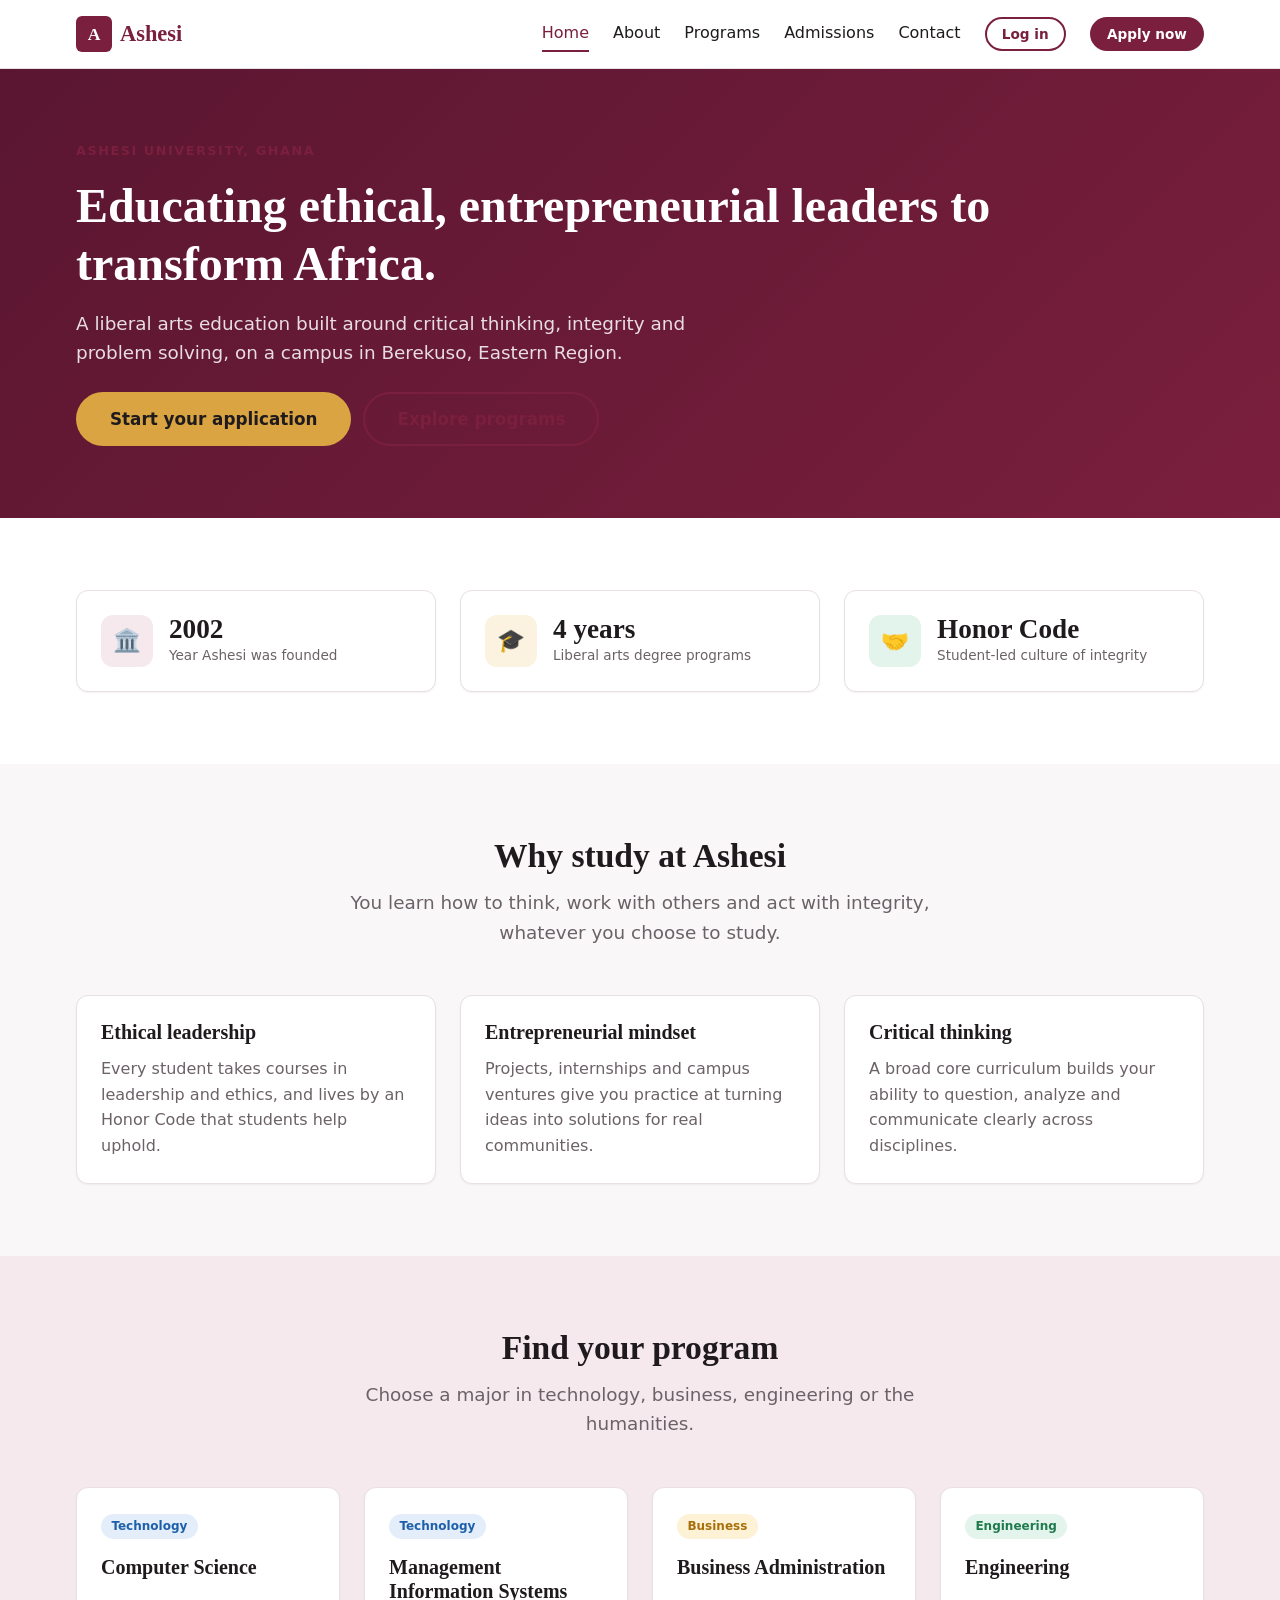
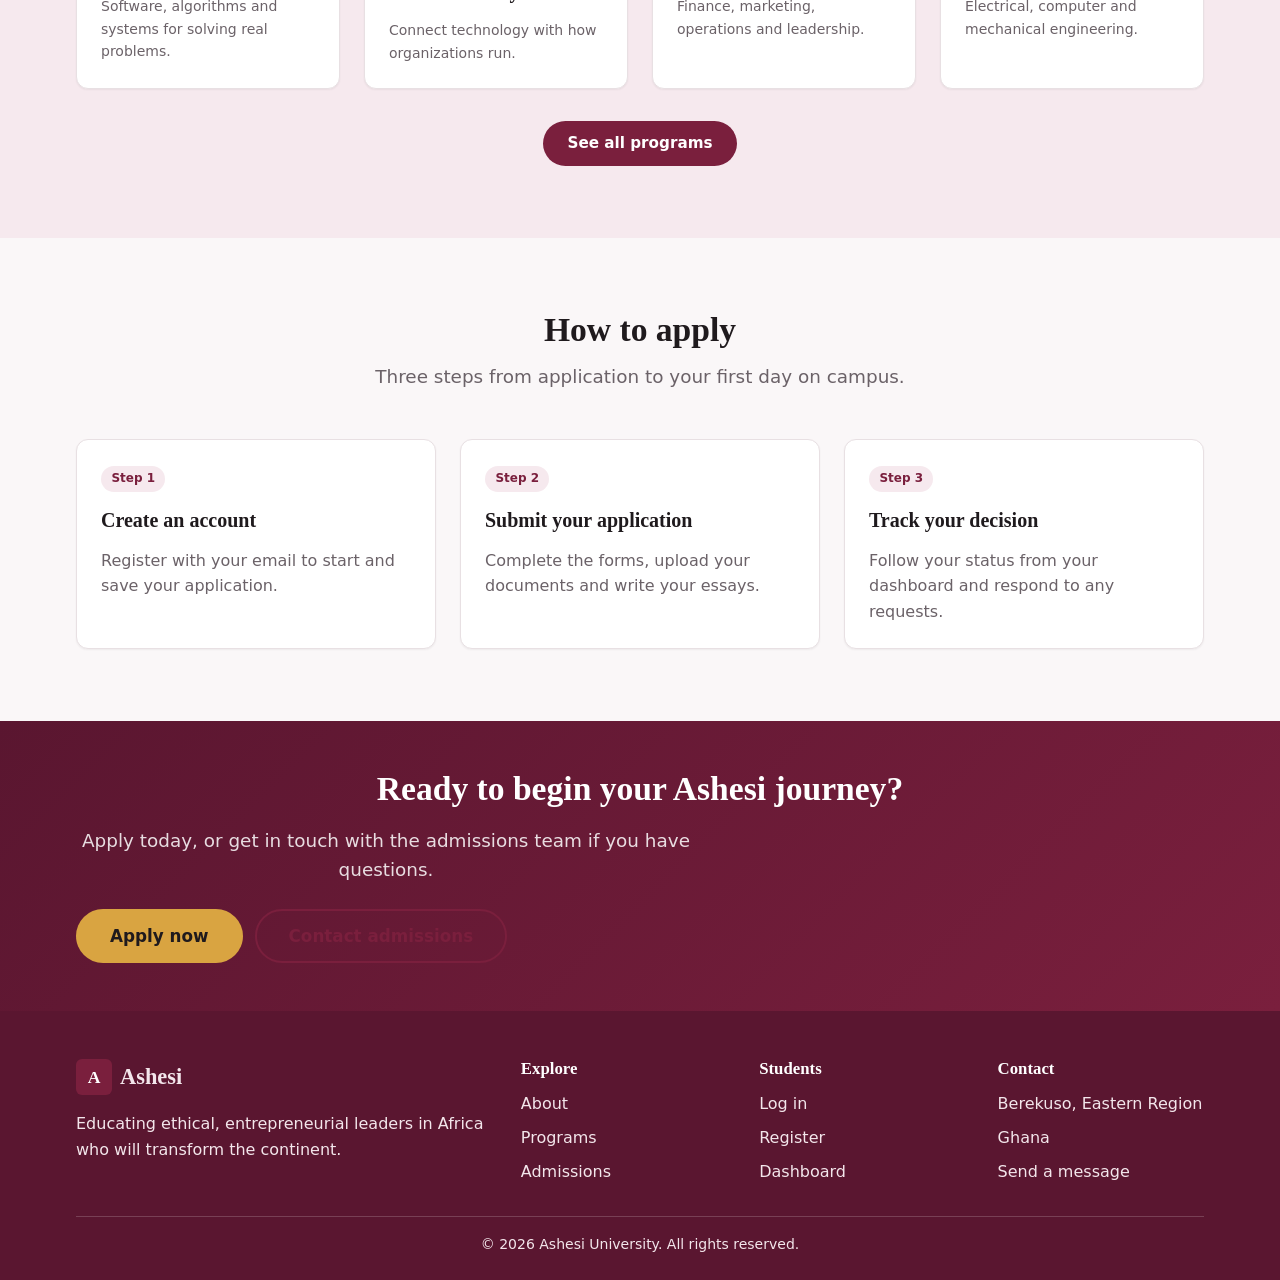
<file: css/index.html>
<!DOCTYPE html>
<html lang="en">
<head>
  <meta charset="UTF-8">
  <meta name="viewport" content="width=device-width, initial-scale=1">
  <title>Ashesi University | Ethical, Entrepreneurial Leaders for Africa</title>
  <meta name="description" content="Ashesi University is a liberal arts university in Ghana that educates ethical, entrepreneurial leaders to transform Africa.">
  <link rel="stylesheet" href="styles.css">
</head>
<body>

  <!-- NAVBAR -->
  <header class="navbar">
    <div class="container navbar__inner">
      <a class="navbar__brand" href="index.html">
        <span class="navbar__mark" aria-hidden="true">A</span>
        Ashesi
      </a>
      <nav class="navbar__links" aria-label="Main navigation">
        <a class="navbar__link is-active" href="index.html" aria-current="page">Home</a>
        <a class="navbar__link" href="about.html">About</a>
        <a class="navbar__link" href="programs.html">Programs</a>
        <a class="navbar__link" href="admissions.html">Admissions</a>
        <a class="navbar__link" href="contact.html">Contact</a>
        <a class="btn btn--outline btn--sm" href="login.html">Log in</a>
        <a class="btn btn--primary btn--sm" href="register.html">Apply now</a>
      </nav>
    </div>
  </header>

  <main>

    <!-- HERO -->
    <section class="hero">
      <div class="container stack">
        <p class="eyebrow">Ashesi University, Ghana</p>
        <h1>Educating ethical, entrepreneurial leaders to transform Africa.</h1>
        <p class="lead">A liberal arts education built around critical thinking, integrity and problem solving, on a campus in Berekuso, Eastern Region.</p>
        <div class="hero__actions">
          <a class="btn btn--accent btn--lg" href="register.html">Start your application</a>
          <a class="btn btn--outline btn--lg" href="programs.html">Explore programs</a>
        </div>
      </div>
    </section>

    <!-- AT A GLANCE -->
    <section class="section section--alt">
      <div class="container">
        <div class="grid grid--3">
          <div class="card stat-card">
            <div class="stat-card__icon" aria-hidden="true">🏛️</div>
            <div>
              <div class="stat-card__value">2002</div>
              <div class="stat-card__label">Year Ashesi was founded</div>
            </div>
          </div>
          <div class="card stat-card">
            <div class="stat-card__icon stat-card__icon--accent" aria-hidden="true">🎓</div>
            <div>
              <div class="stat-card__value">4 years</div>
              <div class="stat-card__label">Liberal arts degree programs</div>
            </div>
          </div>
          <div class="card stat-card">
            <div class="stat-card__icon stat-card__icon--success" aria-hidden="true">🤝</div>
            <div>
              <div class="stat-card__value">Honor Code</div>
              <div class="stat-card__label">Student-led culture of integrity</div>
            </div>
          </div>
        </div>
      </div>
    </section>

    <!-- WHY ASHESI -->
    <section class="section">
      <div class="container">
        <div class="section__header">
          <h2>Why study at Ashesi</h2>
          <p class="lead">You learn how to think, work with others and act with integrity, whatever you choose to study.</p>
        </div>
        <div class="grid grid--3">
          <article class="card card--hover">
            <h3>Ethical leadership</h3>
            <p class="text-muted mb-0">Every student takes courses in leadership and ethics, and lives by an Honor Code that students help uphold.</p>
          </article>
          <article class="card card--hover">
            <h3>Entrepreneurial mindset</h3>
            <p class="text-muted mb-0">Projects, internships and campus ventures give you practice at turning ideas into solutions for real communities.</p>
          </article>
          <article class="card card--hover">
            <h3>Critical thinking</h3>
            <p class="text-muted mb-0">A broad core curriculum builds your ability to question, analyze and communicate clearly across disciplines.</p>
          </article>
        </div>
      </div>
    </section>

    <!-- PROGRAMS -->
    <section class="section section--tint">
      <div class="container">
        <div class="section__header">
          <h2>Find your program</h2>
          <p class="lead">Choose a major in technology, business, engineering or the humanities.</p>
        </div>
        <div class="grid grid--4">
          <article class="card card--hover stack">
            <span class="badge badge--info">Technology</span>
            <h3 class="mb-0">Computer Science</h3>
            <p class="text-muted text-small mb-0">Software, algorithms and systems for solving real problems.</p>
          </article>
          <article class="card card--hover stack">
            <span class="badge badge--info">Technology</span>
            <h3 class="mb-0">Management Information Systems</h3>
            <p class="text-muted text-small mb-0">Connect technology with how organizations run.</p>
          </article>
          <article class="card card--hover stack">
            <span class="badge badge--warning">Business</span>
            <h3 class="mb-0">Business Administration</h3>
            <p class="text-muted text-small mb-0">Finance, marketing, operations and leadership.</p>
          </article>
          <article class="card card--hover stack">
            <span class="badge badge--success">Engineering</span>
            <h3 class="mb-0">Engineering</h3>
            <p class="text-muted text-small mb-0">Electrical, computer and mechanical engineering.</p>
          </article>
        </div>
        <p class="text-center mt-6 mb-0">
          <a class="btn btn--primary" href="programs.html">See all programs</a>
        </p>
      </div>
    </section>

    <!-- ADMISSIONS STEPS -->
    <section class="section">
      <div class="container">
        <div class="section__header">
          <h2>How to apply</h2>
          <p class="lead">Three steps from application to your first day on campus.</p>
        </div>
        <div class="grid grid--3">
          <div class="card stack">
            <span class="badge">Step 1</span>
            <h3 class="mb-0">Create an account</h3>
            <p class="text-muted mb-0">Register with your email to start and save your application.</p>
          </div>
          <div class="card stack">
            <span class="badge">Step 2</span>
            <h3 class="mb-0">Submit your application</h3>
            <p class="text-muted mb-0">Complete the forms, upload your documents and write your essays.</p>
          </div>
          <div class="card stack">
            <span class="badge">Step 3</span>
            <h3 class="mb-0">Track your decision</h3>
            <p class="text-muted mb-0">Follow your status from your dashboard and respond to any requests.</p>
          </div>
        </div>
      </div>
    </section>

    <!-- CALL TO ACTION -->
    <section class="hero hero--compact">
      <div class="container text-center stack">
        <h2>Ready to begin your Ashesi journey?</h2>
        <p class="lead mb-0">Apply today, or get in touch with the admissions team if you have questions.</p>
        <div class="hero__actions">
          <a class="btn btn--accent btn--lg" href="register.html">Apply now</a>
          <a class="btn btn--outline btn--lg" href="contact.html">Contact admissions</a>
        </div>
      </div>
    </section>

  </main>

  <!-- FOOTER -->
  <footer class="footer">
    <div class="container">
      <div class="footer__grid">
        <div>
          <a class="navbar__brand" href="index.html">
            <span class="navbar__mark" aria-hidden="true">A</span>
            Ashesi
          </a>
          <p class="mt-4">Educating ethical, entrepreneurial leaders in Africa who will transform the continent.</p>
        </div>
        <div>
          <h4>Explore</h4>
          <ul class="footer__links">
            <li><a href="about.html">About</a></li>
            <li><a href="programs.html">Programs</a></li>
            <li><a href="admissions.html">Admissions</a></li>
          </ul>
        </div>
        <div>
          <h4>Students</h4>
          <ul class="footer__links">
            <li><a href="login.html">Log in</a></li>
            <li><a href="register.html">Register</a></li>
            <li><a href="dashboard.html">Dashboard</a></li>
          </ul>
        </div>
        <div>
          <h4>Contact</h4>
          <ul class="footer__links">
            <li>Berekuso, Eastern Region</li>
            <li>Ghana</li>
            <li><a href="contact.html">Send a message</a></li>
          </ul>
        </div>
      </div>
      <p class="footer__bottom mb-0">&copy; 2026 Ashesi University. All rights reserved.</p>
    </div>
  </footer>

</body>
</html>
</file>
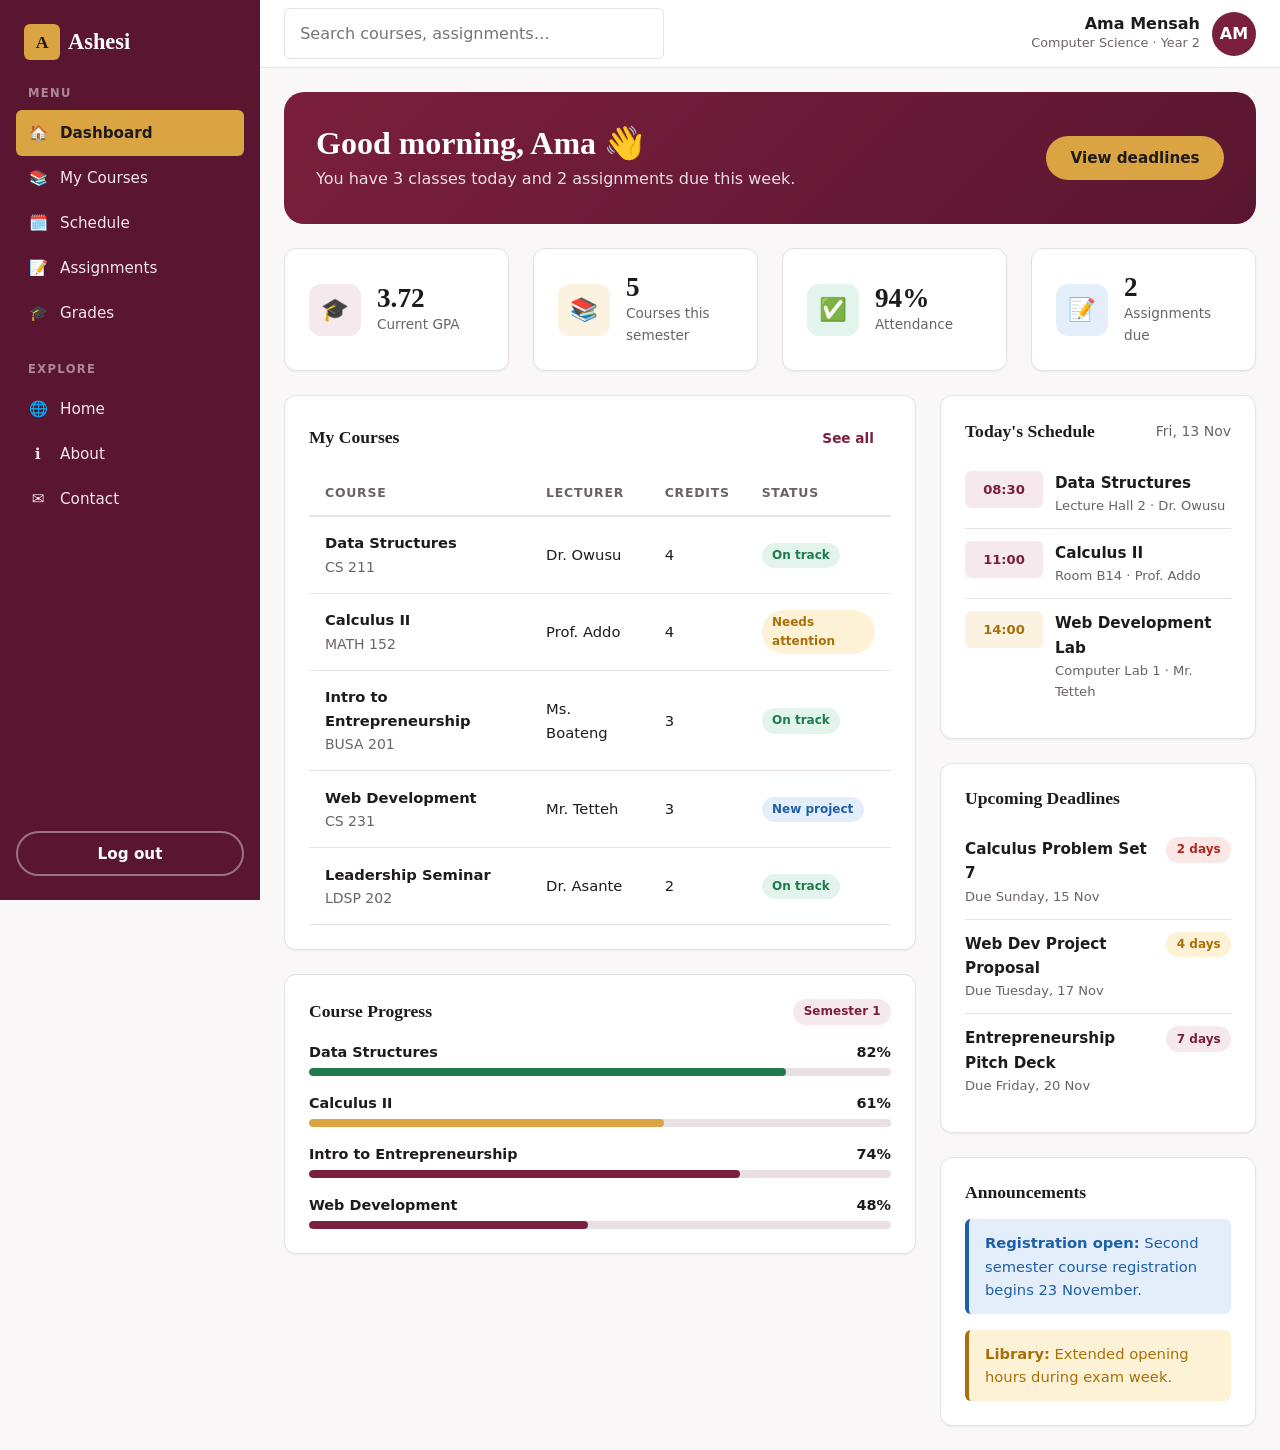
<file: dashboard.html>
<!DOCTYPE html>
<html lang="en">
<head>
  <meta charset="UTF-8">
  <meta name="viewport" content="width=device-width, initial-scale=1.0">
  <title>Dashboard | Ashesi</title>
  <meta name="description" content="Your Ashesi student dashboard: courses, schedule, deadlines and announcements.">
  <link rel="stylesheet" href="styles.css">
</head>
<body>

  <div class="dash">

    <!-- Hidden checkbox powers the mobile sidebar (no JavaScript needed) -->
    <input type="checkbox" id="sidebar-toggle" class="dash__toggle-input" aria-label="Toggle navigation menu">

    <!-- ===================== SIDEBAR ===================== -->
    <aside class="dash__sidebar" aria-label="Main navigation">
      <a href="index.html" class="dash__brand">
        <span class="navbar__mark">A</span> Ashesi
      </a>

      <nav>
        <div class="sidebar-nav__group">
          <p class="sidebar-nav__label">Menu</p>
          <a href="dashboard.html" class="sidebar-nav__link is-active" aria-current="page">
            <span class="sidebar-nav__icon">🏠</span> Dashboard
          </a>
          <a href="#courses" class="sidebar-nav__link">
            <span class="sidebar-nav__icon">📚</span> My Courses
          </a>
          <a href="#schedule" class="sidebar-nav__link">
            <span class="sidebar-nav__icon">🗓️</span> Schedule
          </a>
          <a href="#deadlines" class="sidebar-nav__link">
            <span class="sidebar-nav__icon">📝</span> Assignments
          </a>
          <a href="#grades" class="sidebar-nav__link">
            <span class="sidebar-nav__icon">🎓</span> Grades
          </a>
        </div>

        <div class="sidebar-nav__group">
          <p class="sidebar-nav__label">Explore</p>
          <a href="index.html" class="sidebar-nav__link">
            <span class="sidebar-nav__icon">🌐</span> Home
          </a>
          <a href="about.html" class="sidebar-nav__link">
            <span class="sidebar-nav__icon">ℹ️</span> About
          </a>
          <a href="contact.html" class="sidebar-nav__link">
            <span class="sidebar-nav__icon">✉️</span> Contact
          </a>
        </div>
      </nav>

      <div class="dash__sidebar-footer">
        <a href="login.html" class="btn btn--outline btn--block" style="color:#fff;border-color:rgba(255,255,255,.4);">Log out</a>
      </div>
    </aside>

    <!-- ===================== MAIN ===================== -->
    <div class="dash__main">

      <!-- Top bar -->
      <header class="dash__topbar">
        <label for="sidebar-toggle" class="dash__menu-btn" aria-label="Open menu">☰</label>

        <form class="dash__search" role="search" onsubmit="return false;">
          <label for="dash-search" class="sr-only">Search</label>
          <input id="dash-search" type="search" class="form-input" placeholder="Search courses, assignments…">
        </form>

        <div class="dash__user">
          <div class="dash__user-text text-right">
            <div class="dash__user-name">Ama Mensah</div>
            <div class="dash__user-role">Computer Science · Year 2</div>
          </div>
          <span class="avatar" aria-hidden="true">AM</span>
        </div>
      </header>

      <main class="dash__content">

        <!-- Welcome banner -->
        <section class="welcome">
          <div>
            <h1>Good morning, Ama 👋</h1>
            <p>You have 3 classes today and 2 assignments due this week.</p>
          </div>
          <a href="#deadlines" class="btn btn--accent">View deadlines</a>
        </section>

        <!-- Stat cards -->
        <section class="grid grid--4" aria-label="Key figures">
          <article class="card stat-card">
            <div class="stat-card__icon">🎓</div>
            <div>
              <div class="stat-card__value">3.72</div>
              <div class="stat-card__label">Current GPA</div>
            </div>
          </article>
          <article class="card stat-card">
            <div class="stat-card__icon stat-card__icon--accent">📚</div>
            <div>
              <div class="stat-card__value">5</div>
              <div class="stat-card__label">Courses this semester</div>
            </div>
          </article>
          <article class="card stat-card">
            <div class="stat-card__icon stat-card__icon--success">✅</div>
            <div>
              <div class="stat-card__value">94%</div>
              <div class="stat-card__label">Attendance</div>
            </div>
          </article>
          <article class="card stat-card">
            <div class="stat-card__icon stat-card__icon--info">📝</div>
            <div>
              <div class="stat-card__value">2</div>
              <div class="stat-card__label">Assignments due</div>
            </div>
          </article>
        </section>

        <!-- Two-column area -->
        <div class="dash__layout">

          <!-- LEFT COLUMN -->
          <div class="dash__col">

            <section class="card" id="courses">
              <div class="card__header">
                <h2 class="card__title">My Courses</h2>
                <a href="#" class="btn btn--ghost btn--sm">See all</a>
              </div>
              <div class="table-wrap">
                <table class="table">
                  <thead>
                    <tr>
                      <th scope="col">Course</th>
                      <th scope="col">Lecturer</th>
                      <th scope="col">Credits</th>
                      <th scope="col">Status</th>
                    </tr>
                  </thead>
                  <tbody>
                    <tr>
                      <td><strong>Data Structures</strong><br><span class="text-small text-muted">CS 211</span></td>
                      <td>Dr. Owusu</td>
                      <td>4</td>
                      <td><span class="badge badge--success">On track</span></td>
                    </tr>
                    <tr>
                      <td><strong>Calculus II</strong><br><span class="text-small text-muted">MATH 152</span></td>
                      <td>Prof. Addo</td>
                      <td>4</td>
                      <td><span class="badge badge--warning">Needs attention</span></td>
                    </tr>
                    <tr>
                      <td><strong>Intro to Entrepreneurship</strong><br><span class="text-small text-muted">BUSA 201</span></td>
                      <td>Ms. Boateng</td>
                      <td>3</td>
                      <td><span class="badge badge--success">On track</span></td>
                    </tr>
                    <tr>
                      <td><strong>Web Development</strong><br><span class="text-small text-muted">CS 231</span></td>
                      <td>Mr. Tetteh</td>
                      <td>3</td>
                      <td><span class="badge badge--info">New project</span></td>
                    </tr>
                    <tr>
                      <td><strong>Leadership Seminar</strong><br><span class="text-small text-muted">LDSP 202</span></td>
                      <td>Dr. Asante</td>
                      <td>2</td>
                      <td><span class="badge badge--success">On track</span></td>
                    </tr>
                  </tbody>
                </table>
              </div>
            </section>

            <section class="card" id="grades">
              <div class="card__header">
                <h2 class="card__title">Course Progress</h2>
                <span class="badge">Semester 1</span>
              </div>

              <div class="course-progress">
                <div class="course-progress__head"><span>Data Structures</span><span>82%</span></div>
                <div class="progress"><div class="progress__bar progress__bar--success" style="width:82%"></div></div>
              </div>
              <div class="course-progress">
                <div class="course-progress__head"><span>Calculus II</span><span>61%</span></div>
                <div class="progress"><div class="progress__bar progress__bar--accent" style="width:61%"></div></div>
              </div>
              <div class="course-progress">
                <div class="course-progress__head"><span>Intro to Entrepreneurship</span><span>74%</span></div>
                <div class="progress"><div class="progress__bar" style="width:74%"></div></div>
              </div>
              <div class="course-progress">
                <div class="course-progress__head"><span>Web Development</span><span>48%</span></div>
                <div class="progress"><div class="progress__bar" style="width:48%"></div></div>
              </div>
            </section>

          </div>

          <!-- RIGHT COLUMN -->
          <div class="dash__col">

            <section class="card" id="schedule">
              <div class="card__header">
                <h2 class="card__title">Today's Schedule</h2>
                <span class="text-small text-muted">Fri, 13 Nov</span>
              </div>
              <ul>
                <li class="list-item">
                  <span class="schedule-time">08:30</span>
                  <div class="list-item__body">
                    <p class="list-item__title">Data Structures</p>
                    <p class="list-item__meta">Lecture Hall 2 · Dr. Owusu</p>
                  </div>
                </li>
                <li class="list-item">
                  <span class="schedule-time">11:00</span>
                  <div class="list-item__body">
                    <p class="list-item__title">Calculus II</p>
                    <p class="list-item__meta">Room B14 · Prof. Addo</p>
                  </div>
                </li>
                <li class="list-item">
                  <span class="schedule-time schedule-time--accent">14:00</span>
                  <div class="list-item__body">
                    <p class="list-item__title">Web Development Lab</p>
                    <p class="list-item__meta">Computer Lab 1 · Mr. Tetteh</p>
                  </div>
                </li>
              </ul>
            </section>

            <section class="card" id="deadlines">
              <div class="card__header">
                <h2 class="card__title">Upcoming Deadlines</h2>
              </div>
              <ul>
                <li class="list-item">
                  <div class="list-item__body">
                    <p class="list-item__title">Calculus Problem Set 7</p>
                    <p class="list-item__meta">Due Sunday, 15 Nov</p>
                  </div>
                  <span class="badge badge--danger">2 days</span>
                </li>
                <li class="list-item">
                  <div class="list-item__body">
                    <p class="list-item__title">Web Dev Project Proposal</p>
                    <p class="list-item__meta">Due Tuesday, 17 Nov</p>
                  </div>
                  <span class="badge badge--warning">4 days</span>
                </li>
                <li class="list-item">
                  <div class="list-item__body">
                    <p class="list-item__title">Entrepreneurship Pitch Deck</p>
                    <p class="list-item__meta">Due Friday, 20 Nov</p>
                  </div>
                  <span class="badge">7 days</span>
                </li>
              </ul>
            </section>

            <section class="card">
              <div class="card__header">
                <h2 class="card__title">Announcements</h2>
              </div>
              <div class="stack">
                <div class="alert alert--info">
                  <strong>Registration open:</strong> Second semester course registration begins 23 November.
                </div>
                <div class="alert alert--warning">
                  <strong>Library:</strong> Extended opening hours during exam week.
                </div>
              </div>
            </section>

          </div>
        </div>

      </main>
    </div>
  </div>

</body>
</html>
</file>
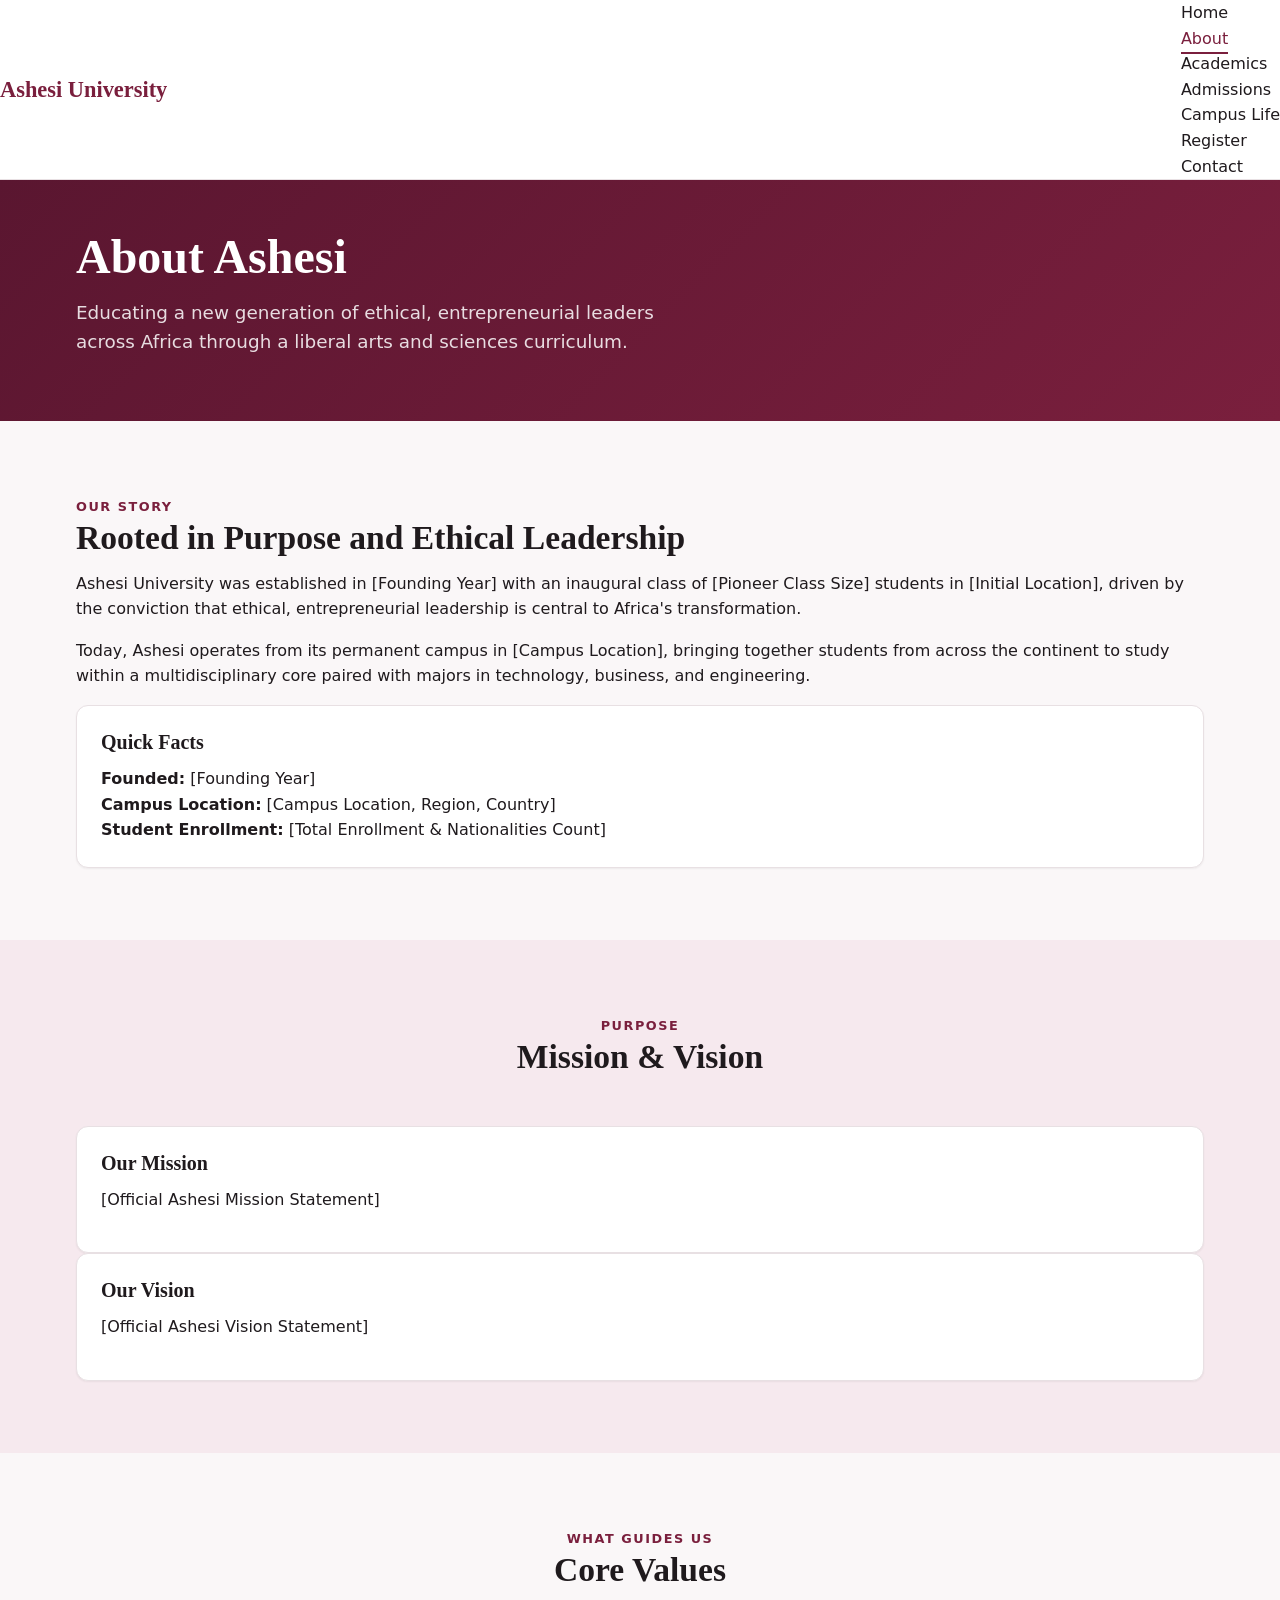
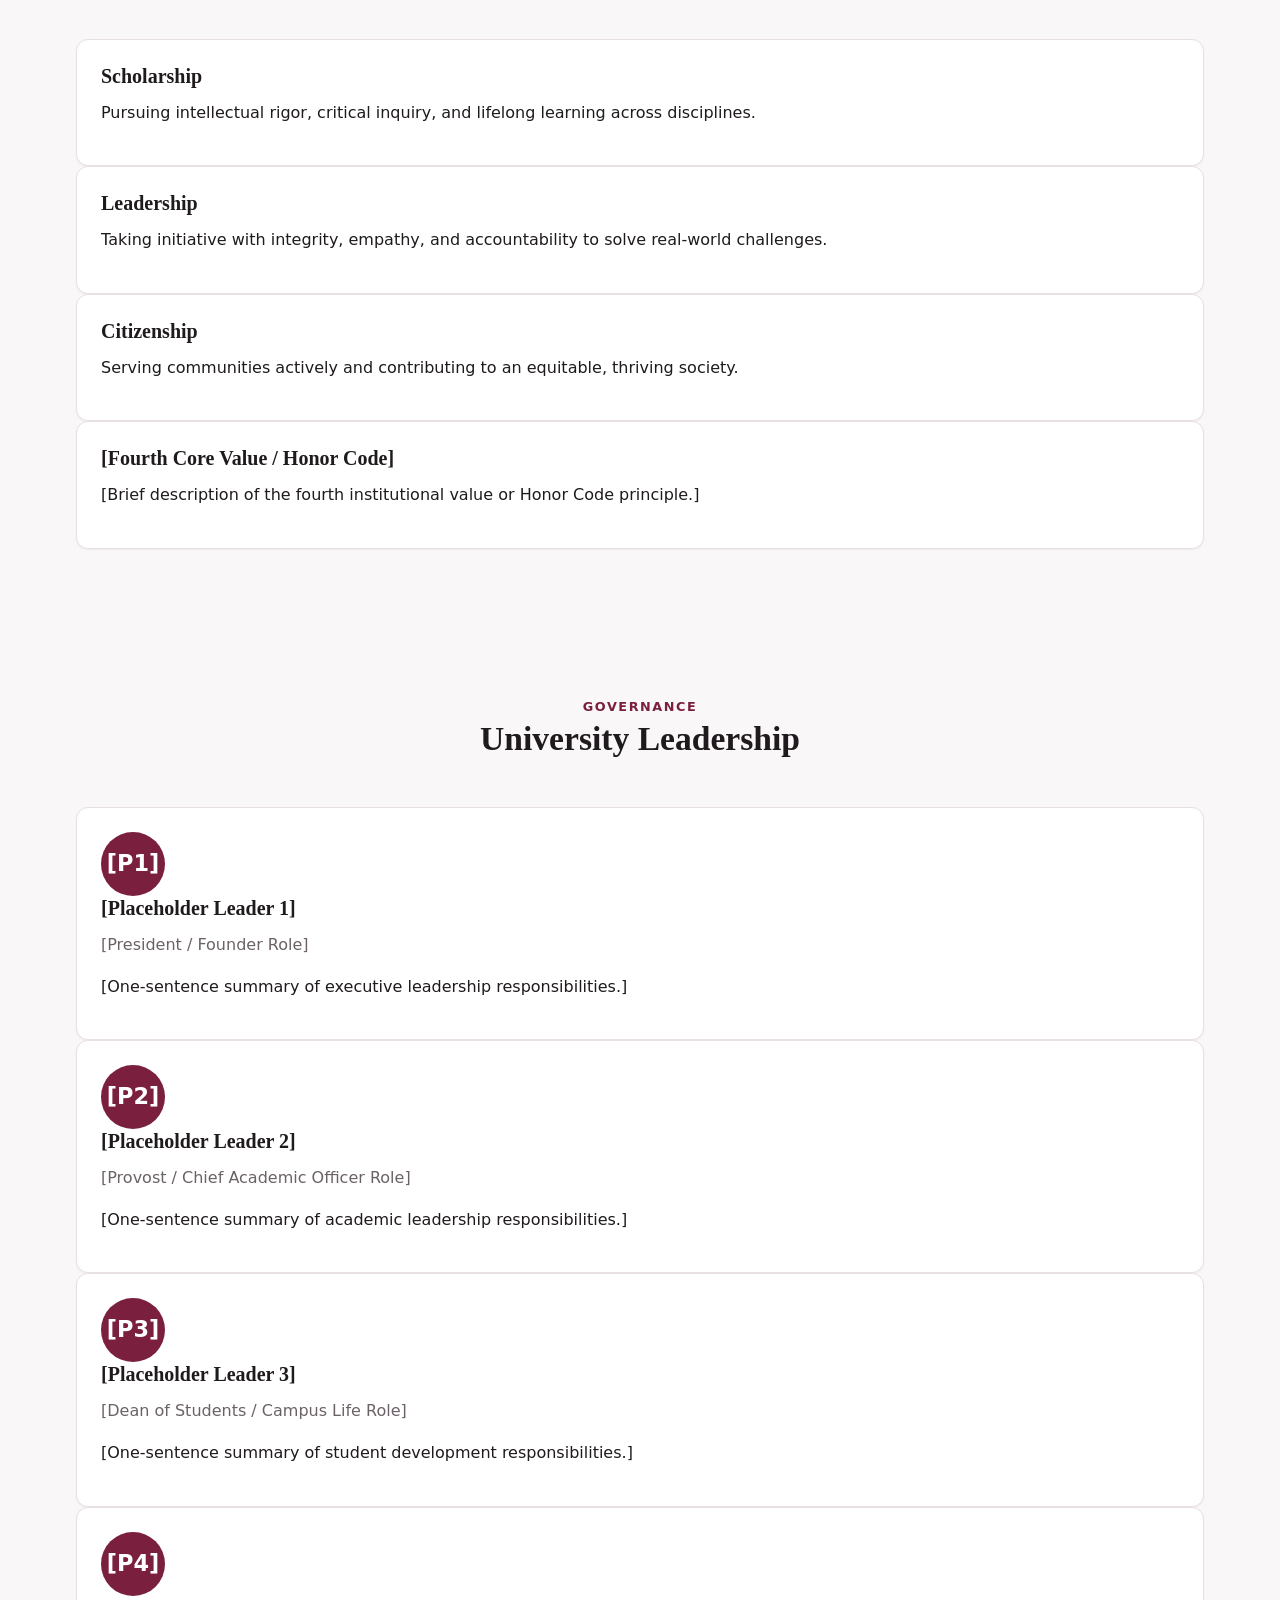
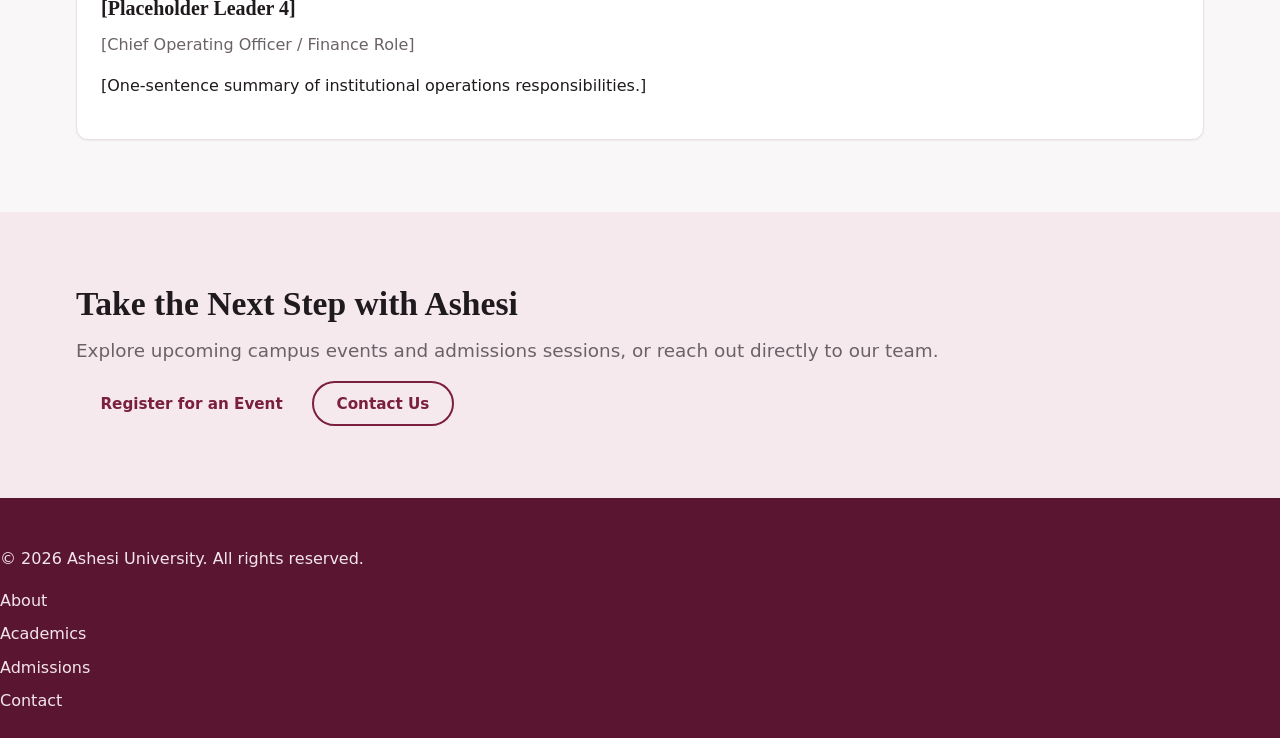
<file: css/about.html>
<!DOCTYPE html>
<html lang="en">
<head>
    <meta charset="UTF-8">
    <meta name="viewport" content="width=device-width, initial-scale=1.0">
    <meta name="description" content="Learn about Ashesi University's story, mission, vision, core values, and leadership.">
    <title>About Ashesi | Ashesi</title>
    <link rel="stylesheet" href="styles.css">
</head>
<body>

    <header class="navbar">
        <div class="navbar__inner">
            <a href="index.html" class="navbar__brand">Ashesi University</a>
            <nav aria-label="Main Navigation">
                <ul class="navbar__nav">
                    <li><a href="index.html" class="navbar__link">Home</a></li>
                    <li><a href="about.html" class="navbar__link is-active" aria-current="page">About</a></li>
                    <li><a href="academics.html" class="navbar__link">Academics</a></li>
                    <li><a href="admissions.html" class="navbar__link">Admissions</a></li>
                    <li><a href="campus-life.html" class="navbar__link">Campus Life</a></li>
                    <li><a href="register.html" class="navbar__link">Register</a></li>
                    <li><a href="contact.html" class="navbar__link">Contact</a></li>
                </ul>
            </nav>
        </div>
    </header>

    <main>
        <section class="hero hero--compact">
            <div class="container">
                <h1>About Ashesi</h1>
                <p class="lead">Educating a new generation of ethical, entrepreneurial leaders across Africa through a liberal arts and sciences curriculum.</p>
            </div>
        </section>

        <section class="section">
            <div class="container">
                <div class="grid--2">
                    <div>
                        <span class="eyebrow">Our Story</span>
                        <h2>Rooted in Purpose and Ethical Leadership</h2>
                        <p>Ashesi University was established in [Founding Year] with an inaugural class of [Pioneer Class Size] students in [Initial Location], driven by the conviction that ethical, entrepreneurial leadership is central to Africa's transformation.</p>
                        <p>Today, Ashesi operates from its permanent campus in [Campus Location], bringing together students from across the continent to study within a multidisciplinary core paired with majors in technology, business, and engineering.</p>
                    </div>

                    <aside class="card card--tint" aria-label="Quick Facts">
                        <h3>Quick Facts</h3>
                        <ul class="card__list">
                            <li><strong>Founded:</strong> [Founding Year]</li>
                            <li><strong>Campus Location:</strong> [Campus Location, Region, Country]</li>
                            <li><strong>Student Enrollment:</strong> [Total Enrollment &amp; Nationalities Count]</li>
                        </ul>
                    </aside>
                </div>
            </div>
        </section>

        <section class="section section--tint">
            <div class="container">
                <div class="section__header">
                    <span class="eyebrow">Purpose</span>
                    <h2>Mission &amp; Vision</h2>
                </div>
                <div class="grid--2">
                    <article class="card">
                        <h3>Our Mission</h3>
                        <p>[Official Ashesi Mission Statement]</p>
                    </article>
                    <article class="card">
                        <h3>Our Vision</h3>
                        <p>[Official Ashesi Vision Statement]</p>
                    </article>
                </div>
            </div>
        </section>

        <section class="section">
            <div class="container">
                <div class="section__header">
                    <span class="eyebrow">What Guides Us</span>
                    <h2>Core Values</h2>
                </div>
                <div class="grid--4">
                    <article class="card card--hover">
                        <h3>Scholarship</h3>
                        <p>Pursuing intellectual rigor, critical inquiry, and lifelong learning across disciplines.</p>
                    </article>
                    <article class="card card--hover">
                        <h3>Leadership</h3>
                        <p>Taking initiative with integrity, empathy, and accountability to solve real-world challenges.</p>
                    </article>
                    <article class="card card--hover">
                        <h3>Citizenship</h3>
                        <p>Serving communities actively and contributing to an equitable, thriving society.</p>
                    </article>
                    <article class="card card--hover">
                        <h3>[Fourth Core Value / Honor Code]</h3>
                        <p>[Brief description of the fourth institutional value or Honor Code principle.]</p>
                    </article>
                </div>
            </div>
        </section>

        <section class="section">
            <div class="container">
                <div class="section__header">
                    <span class="eyebrow">Governance</span>
                    <h2>University Leadership</h2>
                </div>
                <div class="grid--4">
                    <article class="card">
                        <div class="avatar avatar--lg" aria-hidden="true">[P1]</div>
                        <h3>[Placeholder Leader 1]</h3>
                        <p class="text-muted">[President / Founder Role]</p>
                        <p>[One-sentence summary of executive leadership responsibilities.]</p>
                    </article>
                    <article class="card">
                        <div class="avatar avatar--lg" aria-hidden="true">[P2]</div>
                        <h3>[Placeholder Leader 2]</h3>
                        <p class="text-muted">[Provost / Chief Academic Officer Role]</p>
                        <p>[One-sentence summary of academic leadership responsibilities.]</p>
                    </article>
                    <article class="card">
                        <div class="avatar avatar--lg" aria-hidden="true">[P3]</div>
                        <h3>[Placeholder Leader 3]</h3>
                        <p class="text-muted">[Dean of Students / Campus Life Role]</p>
                        <p>[One-sentence summary of student development responsibilities.]</p>
                    </article>
                    <article class="card">
                        <div class="avatar avatar--lg" aria-hidden="true">[P4]</div>
                        <h3>[Placeholder Leader 4]</h3>
                        <p class="text-muted">[Chief Operating Officer / Finance Role]</p>
                        <p>[One-sentence summary of institutional operations responsibilities.]</p>
                    </article>
                </div>
            </div>
        </section>

        <section class="section section--tint">
            <div class="container">
                <h2>Take the Next Step with Ashesi</h2>
                <p class="lead">Explore upcoming campus events and admissions sessions, or reach out directly to our team.</p>
                <div class="btn-group">
                    <a href="register.html" class="btn">Register for an Event</a>
                    <a href="contact.html" class="btn btn--outline">Contact Us</a>
                </div>
            </div>
        </section>
    </main>

    <footer class="footer">
        <div class="footer__inner">
            <p>&copy; 2026 Ashesi University. All rights reserved.</p>
            <ul class="footer__links">
                <li><a href="about.html">About</a></li>
                <li><a href="academics.html">Academics</a></li>
                <li><a href="admissions.html">Admissions</a></li>
                <li><a href="contact.html">Contact</a></li>
            </ul>
        </div>
    </footer>

</body>
</html>
</file>
<file: css/styles.css>
/* ==========================================================================
   ASHESI WEBSITE — SHARED STYLESHEET (styles.css)
   One stylesheet for every page. Do not create page-specific CSS files.
   If you need a new component, add it to the matching section below and
   document it in CLAUDE.md.

   TABLE OF CONTENTS
   1.  Design tokens (CSS variables)
   2.  Reset & base
   3.  Typography
   4.  Layout helpers (container, grid, stack, cluster, section)
   5.  Buttons
   6.  Navbar & footer
   7.  Hero
   8.  Cards, badges, avatars
   9.  Forms
   10. Auth pages (login / registration)
   11. Tables
   12. Progress bars & alerts
   13. Dashboard layout
   14. Dashboard components
   15. Utilities
   16. Responsive
   ========================================================================== */


/* 1. DESIGN TOKENS ------------------------------------------------------- */
:root {
  /* Brand */
  --color-primary: #7a1f3d;
  --color-primary-dark: #5a1630;
  --color-primary-light: #f6e9ee;
  --color-accent: #d9a441;
  --color-accent-light: #fbf3e0;

  /* Neutrals */
  --color-ink: #1f1a1d;
  --color-muted: #6b6268;
  --color-border: #e8e0e3;
  --color-bg: #faf7f8;
  --color-surface: #ffffff;

  /* Status */
  --color-success: #1f7a4d;
  --color-success-light: #e3f4ec;
  --color-warning: #a8700a;
  --color-warning-light: #fdf1d6;
  --color-danger: #b3261e;
  --color-danger-light: #fbe7e5;
  --color-info: #1d5fa8;
  --color-info-light: #e4eefa;

  /* Typography */
  --font-sans: "Inter", "Segoe UI", system-ui, -apple-system, Roboto, Arial, sans-serif;
  --font-heading: "Georgia", "Times New Roman", serif;

  /* Spacing scale */
  --space-1: 0.25rem;
  --space-2: 0.5rem;
  --space-3: 0.75rem;
  --space-4: 1rem;
  --space-5: 1.5rem;
  --space-6: 2rem;
  --space-7: 3rem;
  --space-8: 4.5rem;

  /* Shape & depth */
  --radius-sm: 6px;
  --radius: 12px;
  --radius-lg: 20px;
  --radius-pill: 999px;
  --shadow-sm: 0 1px 2px rgba(31, 26, 29, 0.06);
  --shadow: 0 4px 16px rgba(31, 26, 29, 0.08);
  --shadow-lg: 0 12px 32px rgba(31, 26, 29, 0.12);

  /* Layout */
  --container-width: 1160px;
  --sidebar-width: 260px;
  --topbar-height: 68px;
  --transition: 0.18s ease;
}


/* 2. RESET & BASE -------------------------------------------------------- */
*, *::before, *::after { box-sizing: border-box; }

html { scroll-behavior: smooth; -webkit-text-size-adjust: 100%; }

body {
  margin: 0;
  font-family: var(--font-sans);
  font-size: 1rem;
  line-height: 1.6;
  color: var(--color-ink);
  background: var(--color-bg);
}

img, svg { max-width: 100%; display: block; }

a { color: var(--color-primary); text-decoration: none; transition: color var(--transition); }
a:hover { color: var(--color-primary-dark); text-decoration: underline; }

ul, ol { margin: 0; padding: 0; list-style: none; }

button, input, select, textarea { font: inherit; color: inherit; }

:focus-visible {
  outline: 3px solid var(--color-accent);
  outline-offset: 2px;
  border-radius: var(--radius-sm);
}


/* 3. TYPOGRAPHY ---------------------------------------------------------- */
h1, h2, h3, h4 {
  font-family: var(--font-heading);
  line-height: 1.2;
  margin: 0 0 var(--space-3);
  color: var(--color-ink);
}
h1 { font-size: clamp(2rem, 4vw, 3rem); }
h2 { font-size: clamp(1.5rem, 3vw, 2.1rem); }
h3 { font-size: 1.25rem; }
h4 { font-size: 1.05rem; }
p  { margin: 0 0 var(--space-4); }

.lead       { font-size: 1.15rem; color: var(--color-muted); }
.eyebrow    { font-size: 0.8rem; font-weight: 700; letter-spacing: 0.12em; text-transform: uppercase; color: var(--color-primary); }
.text-muted { color: var(--color-muted); }
.text-small { font-size: 0.875rem; }


/* 4. LAYOUT HELPERS ------------------------------------------------------ */
.container {
  width: 100%;
  max-width: var(--container-width);
  margin-inline: auto;
  padding-inline: var(--space-4);
}

.section        { padding-block: var(--space-8); }
.section--alt   { background: var(--color-surface); }
.section--tint  { background: var(--color-primary-light); }
.section__header { max-width: 640px; margin: 0 auto var(--space-7); text-align: center; }

.grid { display: grid; gap: var(--space-5); }
.grid--2 { grid-template-columns: repeat(2, 1fr); }
.grid--3 { grid-template-columns: repeat(3, 1fr); }
.grid--4 { grid-template-columns: repeat(4, 1fr); }

.stack > * + * { margin-top: var(--space-4); }
.stack--lg > * + * { margin-top: var(--space-6); }

.cluster { display: flex; flex-wrap: wrap; align-items: center; gap: var(--space-3); }
.cluster--between { justify-content: space-between; }


/* 5. BUTTONS ------------------------------------------------------------- */
.btn {
  display: inline-flex;
  align-items: center;
  justify-content: center;
  gap: var(--space-2);
  padding: 0.7rem 1.4rem;
  font-weight: 600;
  font-size: 0.95rem;
  line-height: 1.2;
  border: 2px solid transparent;
  border-radius: var(--radius-pill);
  cursor: pointer;
  text-decoration: none;
  transition: background var(--transition), color var(--transition), border-color var(--transition), transform var(--transition);
}
.btn:hover { text-decoration: none; transform: translateY(-1px); }

.btn--primary { background: var(--color-primary); color: #fff; }
.btn--primary:hover { background: var(--color-primary-dark); color: #fff; }

.btn--accent { background: var(--color-accent); color: var(--color-ink); }
.btn--accent:hover { background: #c4912f; color: var(--color-ink); }

.btn--outline { background: transparent; border-color: var(--color-primary); color: var(--color-primary); }
.btn--outline:hover { background: var(--color-primary); color: #fff; }

.btn--ghost { background: transparent; color: var(--color-primary); }
.btn--ghost:hover { background: var(--color-primary-light); }

.btn--sm   { padding: 0.45rem 0.95rem; font-size: 0.85rem; }
.btn--lg   { padding: 0.95rem 2rem; font-size: 1.05rem; }
.btn--block { display: flex; width: 100%; }


/* 6. NAVBAR & FOOTER ----------------------------------------------------- */
.navbar {
  position: sticky;
  top: 0;
  z-index: 50;
  background: var(--color-surface);
  border-bottom: 1px solid var(--color-border);
}
.navbar__inner {
  display: flex;
  align-items: center;
  justify-content: space-between;
  gap: var(--space-4);
  min-height: var(--topbar-height);
}
.navbar__brand {
  display: inline-flex;
  align-items: center;
  gap: var(--space-2);
  font-family: var(--font-heading);
  font-size: 1.4rem;
  font-weight: 700;
  color: var(--color-primary);
}
.navbar__brand:hover { text-decoration: none; color: var(--color-primary-dark); }
.navbar__mark {
  display: grid;
  place-items: center;
  width: 36px;
  height: 36px;
  border-radius: var(--radius-sm);
  background: var(--color-primary);
  color: #fff;
  font-size: 1.1rem;
}
.navbar__links { display: flex; flex-wrap: wrap; align-items: center; gap: var(--space-5); }
.navbar__link  { font-weight: 500; color: var(--color-ink); padding-block: var(--space-1); border-bottom: 2px solid transparent; }
.navbar__link:hover { text-decoration: none; color: var(--color-primary); }
.navbar__link.is-active { color: var(--color-primary); border-bottom-color: var(--color-primary); }

.footer { background: var(--color-primary-dark); color: #f3e6eb; padding-block: var(--space-7) var(--space-5); }
.footer a { color: #f3e6eb; }
.footer a:hover { color: var(--color-accent); }
.footer h4 { color: #fff; }
.footer__grid { display: grid; grid-template-columns: 2fr 1fr 1fr 1fr; gap: var(--space-6); }
.footer__links li + li { margin-top: var(--space-2); }
.footer__bottom { margin-top: var(--space-6); padding-top: var(--space-4); border-top: 1px solid rgba(255, 255, 255, 0.18); font-size: 0.875rem; text-align: center; }


/* 7. HERO ---------------------------------------------------------------- */
.hero {
  padding-block: var(--space-8);
  background: linear-gradient(135deg, var(--color-primary-dark), var(--color-primary));
  color: #fff;
}
.hero h1, .hero h2 { color: #fff; }
.hero .lead { color: rgba(255, 255, 255, 0.85); max-width: 620px; }
.hero__actions { display: flex; flex-wrap: wrap; gap: var(--space-3); margin-top: var(--space-5); }
.hero--compact { padding-block: var(--space-7); }


/* 8. CARDS, BADGES, AVATARS --------------------------------------------- */
.card {
  background: var(--color-surface);
  border: 1px solid var(--color-border);
  border-radius: var(--radius);
  padding: var(--space-5);
  box-shadow: var(--shadow-sm);
}
.card--hover { transition: box-shadow var(--transition), transform var(--transition); }
.card--hover:hover { box-shadow: var(--shadow); transform: translateY(-3px); }
.card__header { display: flex; align-items: center; justify-content: space-between; gap: var(--space-3); margin-bottom: var(--space-4); }
.card__title  { margin: 0; font-size: 1.1rem; }

.badge {
  display: inline-block;
  padding: 0.2rem 0.65rem;
  font-size: 0.75rem;
  font-weight: 600;
  border-radius: var(--radius-pill);
  background: var(--color-primary-light);
  color: var(--color-primary);
}
.badge--success { background: var(--color-success-light); color: var(--color-success); }
.badge--warning { background: var(--color-warning-light); color: var(--color-warning); }
.badge--danger  { background: var(--color-danger-light);  color: var(--color-danger); }
.badge--info    { background: var(--color-info-light);    color: var(--color-info); }

.avatar {
  display: inline-grid;
  place-items: center;
  width: 44px;
  height: 44px;
  border-radius: 50%;
  background: var(--color-primary);
  color: #fff;
  font-weight: 700;
  flex-shrink: 0;
}
.avatar--sm { width: 32px; height: 32px; font-size: 0.8rem; }
.avatar--lg { width: 64px; height: 64px; font-size: 1.4rem; }


/* 9. FORMS --------------------------------------------------------------- */
.form-group { margin-bottom: var(--space-4); }
.form-row   { display: grid; grid-template-columns: repeat(2, 1fr); gap: var(--space-4); }

.form-label { display: block; margin-bottom: var(--space-1); font-size: 0.9rem; font-weight: 600; }

.form-input,
.form-select,
.form-textarea {
  width: 100%;
  padding: 0.75rem 0.95rem;
  background: var(--color-surface);
  border: 1.5px solid var(--color-border);
  border-radius: var(--radius-sm);
  transition: border-color var(--transition), box-shadow var(--transition);
}
.form-textarea { min-height: 140px; resize: vertical; }
.form-input:focus,
.form-select:focus,
.form-textarea:focus {
  outline: none;
  border-color: var(--color-primary);
  box-shadow: 0 0 0 3px var(--color-primary-light);
}
.form-input.is-invalid { border-color: var(--color-danger); }

.form-hint  { margin-top: var(--space-1); font-size: 0.8rem; color: var(--color-muted); }
.form-error { margin-top: var(--space-1); font-size: 0.8rem; color: var(--color-danger); }

.form-check { display: flex; align-items: flex-start; gap: var(--space-2); font-size: 0.9rem; }
.form-check input { margin-top: 0.3rem; accent-color: var(--color-primary); }


/* 10. AUTH PAGES (login / registration) ---------------------------------- */
.auth {
  min-height: calc(100vh - var(--topbar-height));
  display: grid;
  place-items: center;
  padding: var(--space-6) var(--space-4);
  background: linear-gradient(160deg, var(--color-primary-light), var(--color-bg));
}
.auth__card {
  width: 100%;
  max-width: 460px;
  background: var(--color-surface);
  border: 1px solid var(--color-border);
  border-radius: var(--radius-lg);
  padding: var(--space-6);
  box-shadow: var(--shadow-lg);
}
.auth__card--wide { max-width: 640px; }
.auth__title    { text-align: center; margin-bottom: var(--space-2); }
.auth__subtitle { text-align: center; color: var(--color-muted); margin-bottom: var(--space-5); }
.auth__footer   { margin-top: var(--space-4); text-align: center; font-size: 0.9rem; color: var(--color-muted); }


/* 11. TABLES ------------------------------------------------------------- */
.table-wrap { overflow-x: auto; }
.table { width: 100%; border-collapse: collapse; font-size: 0.92rem; }
.table th {
  padding: 0.75rem 1rem;
  text-align: left;
  font-size: 0.78rem;
  font-weight: 700;
  letter-spacing: 0.06em;
  text-transform: uppercase;
  color: var(--color-muted);
  border-bottom: 2px solid var(--color-border);
}
.table td { padding: 0.9rem 1rem; border-bottom: 1px solid var(--color-border); vertical-align: middle; }
.table tbody tr:hover { background: var(--color-bg); }


/* 12. PROGRESS & ALERTS -------------------------------------------------- */
.progress { height: 8px; background: var(--color-border); border-radius: var(--radius-pill); overflow: hidden; }
.progress__bar { height: 100%; background: var(--color-primary); border-radius: var(--radius-pill); }
.progress__bar--accent  { background: var(--color-accent); }
.progress__bar--success { background: var(--color-success); }

.alert { padding: var(--space-3) var(--space-4); border-radius: var(--radius-sm); border-left: 4px solid; font-size: 0.92rem; }
.alert--success { background: var(--color-success-light); border-color: var(--color-success); color: var(--color-success); }
.alert--warning { background: var(--color-warning-light); border-color: var(--color-warning); color: var(--color-warning); }
.alert--danger  { background: var(--color-danger-light);  border-color: var(--color-danger);  color: var(--color-danger); }
.alert--info    { background: var(--color-info-light);    border-color: var(--color-info);    color: var(--color-info); }


/* 13. DASHBOARD LAYOUT --------------------------------------------------- */
/* Structure:
   .dash
     input.dash__toggle-input  (hidden checkbox, powers mobile menu with no JS)
     aside.dash__sidebar
     div.dash__main
       header.dash__topbar
       main.dash__content
*/
.dash { display: flex; min-height: 100vh; background: var(--color-bg); }
.dash__toggle-input { position: absolute; opacity: 0; pointer-events: none; }

.dash__sidebar {
  position: sticky;
  top: 0;
  align-self: flex-start;
  width: var(--sidebar-width);
  height: 100vh;
  display: flex;
  flex-direction: column;
  gap: var(--space-5);
  padding: var(--space-5) var(--space-4);
  background: var(--color-primary-dark);
  color: #f3e6eb;
  overflow-y: auto;
  flex-shrink: 0;
}
.dash__brand {
  display: flex;
  align-items: center;
  gap: var(--space-2);
  padding-inline: var(--space-2);
  font-family: var(--font-heading);
  font-size: 1.4rem;
  font-weight: 700;
  color: #fff;
}
.dash__brand:hover { color: #fff; text-decoration: none; }
.dash__brand .navbar__mark { background: var(--color-accent); color: var(--color-ink); }

.sidebar-nav__label {
  padding: 0 var(--space-3);
  margin-bottom: var(--space-2);
  font-size: 0.72rem;
  font-weight: 700;
  letter-spacing: 0.12em;
  text-transform: uppercase;
  color: rgba(243, 230, 235, 0.55);
}
.sidebar-nav__group + .sidebar-nav__group { margin-top: var(--space-5); }
.sidebar-nav__link {
  display: flex;
  align-items: center;
  gap: var(--space-3);
  padding: 0.65rem var(--space-3);
  border-radius: var(--radius-sm);
  color: #f3e6eb;
  font-weight: 500;
  font-size: 0.95rem;
  transition: background var(--transition);
}
.sidebar-nav__link:hover { background: rgba(255, 255, 255, 0.1); color: #fff; text-decoration: none; }
.sidebar-nav__link.is-active { background: var(--color-accent); color: var(--color-ink); font-weight: 600; }
.sidebar-nav__icon { width: 1.25rem; text-align: center; }

.dash__sidebar-footer { margin-top: auto; }

.dash__main { flex: 1; min-width: 0; display: flex; flex-direction: column; }

.dash__topbar {
  position: sticky;
  top: 0;
  z-index: 30;
  display: flex;
  align-items: center;
  justify-content: space-between;
  gap: var(--space-4);
  min-height: var(--topbar-height);
  padding-inline: var(--space-5);
  background: var(--color-surface);
  border-bottom: 1px solid var(--color-border);
}
.dash__menu-btn {
  display: none;
  padding: var(--space-2) var(--space-3);
  background: var(--color-primary-light);
  color: var(--color-primary);
  border-radius: var(--radius-sm);
  font-size: 1.2rem;
  cursor: pointer;
}
.dash__search { flex: 1; max-width: 380px; }
.dash__user   { display: flex; align-items: center; gap: var(--space-3); }
.dash__user-name { font-weight: 600; line-height: 1.2; }
.dash__user-role { font-size: 0.8rem; color: var(--color-muted); }

.dash__content { padding: var(--space-5); display: flex; flex-direction: column; gap: var(--space-5); }
.dash__layout  { display: grid; grid-template-columns: 2fr 1fr; gap: var(--space-5); align-items: start; }
.dash__col     { display: flex; flex-direction: column; gap: var(--space-5); min-width: 0; }


/* 14. DASHBOARD COMPONENTS ---------------------------------------------- */
.welcome {
  display: flex;
  align-items: center;
  justify-content: space-between;
  gap: var(--space-4);
  padding: var(--space-6);
  border-radius: var(--radius-lg);
  background: linear-gradient(135deg, var(--color-primary), var(--color-primary-dark));
  color: #fff;
}
.welcome h1 { margin-bottom: var(--space-1); color: #fff; font-size: clamp(1.5rem, 3vw, 2rem); }
.welcome p  { margin: 0; color: rgba(255, 255, 255, 0.85); }

.stat-card { display: flex; align-items: center; gap: var(--space-4); }
.stat-card__icon {
  display: grid;
  place-items: center;
  width: 52px;
  height: 52px;
  border-radius: var(--radius);
  background: var(--color-primary-light);
  font-size: 1.4rem;
  flex-shrink: 0;
}
.stat-card__icon--accent  { background: var(--color-accent-light); }
.stat-card__icon--success { background: var(--color-success-light); }
.stat-card__icon--info    { background: var(--color-info-light); }
.stat-card__value { font-family: var(--font-heading); font-size: 1.7rem; font-weight: 700; line-height: 1.1; }
.stat-card__label { font-size: 0.85rem; color: var(--color-muted); }

.list-item { display: flex; align-items: flex-start; gap: var(--space-3); padding-block: var(--space-3); }
.list-item + .list-item { border-top: 1px solid var(--color-border); }
.list-item__body  { flex: 1; min-width: 0; }
.list-item__title { margin: 0; font-weight: 600; font-size: 0.95rem; }
.list-item__meta  { margin: 0; font-size: 0.82rem; color: var(--color-muted); }

.schedule-time {
  min-width: 78px;
  padding: var(--space-2);
  text-align: center;
  font-size: 0.82rem;
  font-weight: 700;
  border-radius: var(--radius-sm);
  background: var(--color-primary-light);
  color: var(--color-primary);
}
.schedule-time--accent { background: var(--color-accent-light); color: var(--color-warning); }

.course-progress + .course-progress { margin-top: var(--space-4); }
.course-progress__head { display: flex; justify-content: space-between; margin-bottom: var(--space-1); font-size: 0.9rem; font-weight: 600; }


/* 15. UTILITIES ---------------------------------------------------------- */
.text-center { text-align: center; }
.text-right  { text-align: right; }
.mt-0 { margin-top: 0; }
.mt-4 { margin-top: var(--space-4); }
.mt-6 { margin-top: var(--space-6); }
.mb-0 { margin-bottom: 0; }
.mb-4 { margin-bottom: var(--space-4); }
.mb-6 { margin-bottom: var(--space-6); }
.w-full { width: 100%; }
.hidden { display: none !important; }
.sr-only {
  position: absolute;
  width: 1px;
  height: 1px;
  padding: 0;
  margin: -1px;
  overflow: hidden;
  clip: rect(0, 0, 0, 0);
  white-space: nowrap;
  border: 0;
}


/* 16. RESPONSIVE --------------------------------------------------------- */
@media (max-width: 1024px) {
  .grid--4 { grid-template-columns: repeat(2, 1fr); }
  .grid--3 { grid-template-columns: repeat(2, 1fr); }
  .dash__layout { grid-template-columns: 1fr; }
  .footer__grid { grid-template-columns: 1fr 1fr; }
}

@media (max-width: 860px) {
  /* Dashboard sidebar becomes a slide-in drawer, toggled by the checkbox */
  .dash__sidebar {
    position: fixed;
    inset: 0 auto 0 0;
    z-index: 60;
    transform: translateX(-100%);
    transition: transform 0.25s ease;
    box-shadow: var(--shadow-lg);
  }
  .dash__toggle-input:checked ~ .dash__sidebar { transform: translateX(0); }
  .dash__menu-btn { display: inline-block; }
  .dash__search { display: none; }
  .dash__user-text { display: none; }
}

@media (max-width: 640px) {
  .section { padding-block: var(--space-7); }
  .grid--2, .grid--3, .grid--4 { grid-template-columns: 1fr; }
  .form-row { grid-template-columns: 1fr; }
  .footer__grid { grid-template-columns: 1fr; }
  .navbar__links { gap: var(--space-3); font-size: 0.9rem; }
  .welcome { flex-direction: column; align-items: flex-start; }
  .dash__content { padding: var(--space-4); }
  .auth__card { padding: var(--space-5); }
}
</file>
<file: styles.css>
/* ==========================================================================
   ASHESI WEBSITE — SHARED STYLESHEET (styles.css)
   One stylesheet for every page. Do not create page-specific CSS files.
   If you need a new component, add it to the matching section below and
   document it in CLAUDE.md.

   TABLE OF CONTENTS
   1.  Design tokens (CSS variables)
   2.  Reset & base
   3.  Typography
   4.  Layout helpers (container, grid, stack, cluster, section)
   5.  Buttons
   6.  Navbar & footer
   7.  Hero
   8.  Cards, badges, avatars
   9.  Forms
   10. Auth pages (login / registration)
   11. Tables
   12. Progress bars & alerts
   13. Dashboard layout
   14. Dashboard components
   15. Utilities
   16. Responsive
   ========================================================================== */


/* 1. DESIGN TOKENS ------------------------------------------------------- */
:root {
  /* Brand */
  --color-primary: #7a1f3d;
  --color-primary-dark: #5a1630;
  --color-primary-light: #f6e9ee;
  --color-accent: #d9a441;
  --color-accent-light: #fbf3e0;

  /* Neutrals */
  --color-ink: #1f1a1d;
  --color-muted: #6b6268;
  --color-border: #e8e0e3;
  --color-bg: #faf7f8;
  --color-surface: #ffffff;

  /* Status */
  --color-success: #1f7a4d;
  --color-success-light: #e3f4ec;
  --color-warning: #a8700a;
  --color-warning-light: #fdf1d6;
  --color-danger: #b3261e;
  --color-danger-light: #fbe7e5;
  --color-info: #1d5fa8;
  --color-info-light: #e4eefa;

  /* Typography */
  --font-sans: "Inter", "Segoe UI", system-ui, -apple-system, Roboto, Arial, sans-serif;
  --font-heading: "Georgia", "Times New Roman", serif;

  /* Spacing scale */
  --space-1: 0.25rem;
  --space-2: 0.5rem;
  --space-3: 0.75rem;
  --space-4: 1rem;
  --space-5: 1.5rem;
  --space-6: 2rem;
  --space-7: 3rem;
  --space-8: 4.5rem;

  /* Shape & depth */
  --radius-sm: 6px;
  --radius: 12px;
  --radius-lg: 20px;
  --radius-pill: 999px;
  --shadow-sm: 0 1px 2px rgba(31, 26, 29, 0.06);
  --shadow: 0 4px 16px rgba(31, 26, 29, 0.08);
  --shadow-lg: 0 12px 32px rgba(31, 26, 29, 0.12);

  /* Layout */
  --container-width: 1160px;
  --sidebar-width: 260px;
  --topbar-height: 68px;
  --transition: 0.18s ease;
}


/* 2. RESET & BASE -------------------------------------------------------- */
*, *::before, *::after { box-sizing: border-box; }

html { scroll-behavior: smooth; -webkit-text-size-adjust: 100%; }

body {
  margin: 0;
  font-family: var(--font-sans);
  font-size: 1rem;
  line-height: 1.6;
  color: var(--color-ink);
  background: var(--color-bg);
}

img, svg { max-width: 100%; display: block; }

a { color: var(--color-primary); text-decoration: none; transition: color var(--transition); }
a:hover { color: var(--color-primary-dark); text-decoration: underline; }

ul, ol { margin: 0; padding: 0; list-style: none; }

button, input, select, textarea { font: inherit; color: inherit; }

:focus-visible {
  outline: 3px solid var(--color-accent);
  outline-offset: 2px;
  border-radius: var(--radius-sm);
}


/* 3. TYPOGRAPHY ---------------------------------------------------------- */
h1, h2, h3, h4 {
  font-family: var(--font-heading);
  line-height: 1.2;
  margin: 0 0 var(--space-3);
  color: var(--color-ink);
}
h1 { font-size: clamp(2rem, 4vw, 3rem); }
h2 { font-size: clamp(1.5rem, 3vw, 2.1rem); }
h3 { font-size: 1.25rem; }
h4 { font-size: 1.05rem; }
p  { margin: 0 0 var(--space-4); }

.lead       { font-size: 1.15rem; color: var(--color-muted); }
.eyebrow    { font-size: 0.8rem; font-weight: 700; letter-spacing: 0.12em; text-transform: uppercase; color: var(--color-primary); }
.text-muted { color: var(--color-muted); }
.text-small { font-size: 0.875rem; }


/* 4. LAYOUT HELPERS ------------------------------------------------------ */
.container {
  width: 100%;
  max-width: var(--container-width);
  margin-inline: auto;
  padding-inline: var(--space-4);
}

.section        { padding-block: var(--space-8); }
.section--alt   { background: var(--color-surface); }
.section--tint  { background: var(--color-primary-light); }
.section__header { max-width: 640px; margin: 0 auto var(--space-7); text-align: center; }

.grid { display: grid; gap: var(--space-5); }
.grid--2 { grid-template-columns: repeat(2, 1fr); }
.grid--3 { grid-template-columns: repeat(3, 1fr); }
.grid--4 { grid-template-columns: repeat(4, 1fr); }

.stack > * + * { margin-top: var(--space-4); }
.stack--lg > * + * { margin-top: var(--space-6); }

.cluster { display: flex; flex-wrap: wrap; align-items: center; gap: var(--space-3); }
.cluster--between { justify-content: space-between; }


/* 5. BUTTONS ------------------------------------------------------------- */
.btn {
  display: inline-flex;
  align-items: center;
  justify-content: center;
  gap: var(--space-2);
  padding: 0.7rem 1.4rem;
  font-weight: 600;
  font-size: 0.95rem;
  line-height: 1.2;
  border: 2px solid transparent;
  border-radius: var(--radius-pill);
  cursor: pointer;
  text-decoration: none;
  transition: background var(--transition), color var(--transition), border-color var(--transition), transform var(--transition);
}
.btn:hover { text-decoration: none; transform: translateY(-1px); }

.btn--primary { background: var(--color-primary); color: #fff; }
.btn--primary:hover { background: var(--color-primary-dark); color: #fff; }

.btn--accent { background: var(--color-accent); color: var(--color-ink); }
.btn--accent:hover { background: #c4912f; color: var(--color-ink); }

.btn--outline { background: transparent; border-color: var(--color-primary); color: var(--color-primary); }
.btn--outline:hover { background: var(--color-primary); color: #fff; }

.btn--ghost { background: transparent; color: var(--color-primary); }
.btn--ghost:hover { background: var(--color-primary-light); }

.btn--sm   { padding: 0.45rem 0.95rem; font-size: 0.85rem; }
.btn--lg   { padding: 0.95rem 2rem; font-size: 1.05rem; }
.btn--block { display: flex; width: 100%; }


/* 6. NAVBAR & FOOTER ----------------------------------------------------- */
.navbar {
  position: sticky;
  top: 0;
  z-index: 50;
  background: var(--color-surface);
  border-bottom: 1px solid var(--color-border);
}
.navbar__inner {
  display: flex;
  align-items: center;
  justify-content: space-between;
  gap: var(--space-4);
  min-height: var(--topbar-height);
}
.navbar__brand {
  display: inline-flex;
  align-items: center;
  gap: var(--space-2);
  font-family: var(--font-heading);
  font-size: 1.4rem;
  font-weight: 700;
  color: var(--color-primary);
}
.navbar__brand:hover { text-decoration: none; color: var(--color-primary-dark); }
.navbar__mark {
  display: grid;
  place-items: center;
  width: 36px;
  height: 36px;
  border-radius: var(--radius-sm);
  background: var(--color-primary);
  color: #fff;
  font-size: 1.1rem;
}
.navbar__links { display: flex; flex-wrap: wrap; align-items: center; gap: var(--space-5); }
.navbar__link  { font-weight: 500; color: var(--color-ink); padding-block: var(--space-1); border-bottom: 2px solid transparent; }
.navbar__link:hover { text-decoration: none; color: var(--color-primary); }
.navbar__link.is-active { color: var(--color-primary); border-bottom-color: var(--color-primary); }

.footer { background: var(--color-primary-dark); color: #f3e6eb; padding-block: var(--space-7) var(--space-5); }
.footer a { color: #f3e6eb; }
.footer a:hover { color: var(--color-accent); }
.footer h4 { color: #fff; }
.footer__grid { display: grid; grid-template-columns: 2fr 1fr 1fr 1fr; gap: var(--space-6); }
.footer__links li + li { margin-top: var(--space-2); }
.footer__bottom { margin-top: var(--space-6); padding-top: var(--space-4); border-top: 1px solid rgba(255, 255, 255, 0.18); font-size: 0.875rem; text-align: center; }


/* 7. HERO ---------------------------------------------------------------- */
.hero {
  padding-block: var(--space-8);
  background: linear-gradient(135deg, var(--color-primary-dark), var(--color-primary));
  color: #fff;
}
.hero h1, .hero h2 { color: #fff; }
.hero .lead { color: rgba(255, 255, 255, 0.85); max-width: 620px; }
.hero__actions { display: flex; flex-wrap: wrap; gap: var(--space-3); margin-top: var(--space-5); }
.hero--compact { padding-block: var(--space-7); }


/* 8. CARDS, BADGES, AVATARS --------------------------------------------- */
.card {
  background: var(--color-surface);
  border: 1px solid var(--color-border);
  border-radius: var(--radius);
  padding: var(--space-5);
  box-shadow: var(--shadow-sm);
}
.card--hover { transition: box-shadow var(--transition), transform var(--transition); }
.card--hover:hover { box-shadow: var(--shadow); transform: translateY(-3px); }
.card__header { display: flex; align-items: center; justify-content: space-between; gap: var(--space-3); margin-bottom: var(--space-4); }
.card__title  { margin: 0; font-size: 1.1rem; }

.badge {
  display: inline-block;
  padding: 0.2rem 0.65rem;
  font-size: 0.75rem;
  font-weight: 600;
  border-radius: var(--radius-pill);
  background: var(--color-primary-light);
  color: var(--color-primary);
}
.badge--success { background: var(--color-success-light); color: var(--color-success); }
.badge--warning { background: var(--color-warning-light); color: var(--color-warning); }
.badge--danger  { background: var(--color-danger-light);  color: var(--color-danger); }
.badge--info    { background: var(--color-info-light);    color: var(--color-info); }

.avatar {
  display: inline-grid;
  place-items: center;
  width: 44px;
  height: 44px;
  border-radius: 50%;
  background: var(--color-primary);
  color: #fff;
  font-weight: 700;
  flex-shrink: 0;
}
.avatar--sm { width: 32px; height: 32px; font-size: 0.8rem; }
.avatar--lg { width: 64px; height: 64px; font-size: 1.4rem; }


/* 9. FORMS --------------------------------------------------------------- */
.form-group { margin-bottom: var(--space-4); }
.form-row   { display: grid; grid-template-columns: repeat(2, 1fr); gap: var(--space-4); }

.form-label { display: block; margin-bottom: var(--space-1); font-size: 0.9rem; font-weight: 600; }

.form-input,
.form-select,
.form-textarea {
  width: 100%;
  padding: 0.75rem 0.95rem;
  background: var(--color-surface);
  border: 1.5px solid var(--color-border);
  border-radius: var(--radius-sm);
  transition: border-color var(--transition), box-shadow var(--transition);
}
.form-textarea { min-height: 140px; resize: vertical; }
.form-input:focus,
.form-select:focus,
.form-textarea:focus {
  outline: none;
  border-color: var(--color-primary);
  box-shadow: 0 0 0 3px var(--color-primary-light);
}
.form-input.is-invalid { border-color: var(--color-danger); }

.form-hint  { margin-top: var(--space-1); font-size: 0.8rem; color: var(--color-muted); }
.form-error { margin-top: var(--space-1); font-size: 0.8rem; color: var(--color-danger); }

.form-check { display: flex; align-items: flex-start; gap: var(--space-2); font-size: 0.9rem; }
.form-check input { margin-top: 0.3rem; accent-color: var(--color-primary); }


/* 10. AUTH PAGES (login / registration) ---------------------------------- */
.auth {
  min-height: calc(100vh - var(--topbar-height));
  display: grid;
  place-items: center;
  padding: var(--space-6) var(--space-4);
  background: linear-gradient(160deg, var(--color-primary-light), var(--color-bg));
}
.auth__card {
  width: 100%;
  max-width: 460px;
  background: var(--color-surface);
  border: 1px solid var(--color-border);
  border-radius: var(--radius-lg);
  padding: var(--space-6);
  box-shadow: var(--shadow-lg);
}
.auth__card--wide { max-width: 640px; }
.auth__title    { text-align: center; margin-bottom: var(--space-2); }
.auth__subtitle { text-align: center; color: var(--color-muted); margin-bottom: var(--space-5); }
.auth__footer   { margin-top: var(--space-4); text-align: center; font-size: 0.9rem; color: var(--color-muted); }


/* 11. TABLES ------------------------------------------------------------- */
.table-wrap { overflow-x: auto; }
.table { width: 100%; border-collapse: collapse; font-size: 0.92rem; }
.table th {
  padding: 0.75rem 1rem;
  text-align: left;
  font-size: 0.78rem;
  font-weight: 700;
  letter-spacing: 0.06em;
  text-transform: uppercase;
  color: var(--color-muted);
  border-bottom: 2px solid var(--color-border);
}
.table td { padding: 0.9rem 1rem; border-bottom: 1px solid var(--color-border); vertical-align: middle; }
.table tbody tr:hover { background: var(--color-bg); }


/* 12. PROGRESS & ALERTS -------------------------------------------------- */
.progress { height: 8px; background: var(--color-border); border-radius: var(--radius-pill); overflow: hidden; }
.progress__bar { height: 100%; background: var(--color-primary); border-radius: var(--radius-pill); }
.progress__bar--accent  { background: var(--color-accent); }
.progress__bar--success { background: var(--color-success); }

.alert { padding: var(--space-3) var(--space-4); border-radius: var(--radius-sm); border-left: 4px solid; font-size: 0.92rem; }
.alert--success { background: var(--color-success-light); border-color: var(--color-success); color: var(--color-success); }
.alert--warning { background: var(--color-warning-light); border-color: var(--color-warning); color: var(--color-warning); }
.alert--danger  { background: var(--color-danger-light);  border-color: var(--color-danger);  color: var(--color-danger); }
.alert--info    { background: var(--color-info-light);    border-color: var(--color-info);    color: var(--color-info); }


/* 13. DASHBOARD LAYOUT --------------------------------------------------- */
/* Structure:
   .dash
     input.dash__toggle-input  (hidden checkbox, powers mobile menu with no JS)
     aside.dash__sidebar
     div.dash__main
       header.dash__topbar
       main.dash__content
*/
.dash { display: flex; min-height: 100vh; background: var(--color-bg); }
.dash__toggle-input { position: absolute; opacity: 0; pointer-events: none; }

.dash__sidebar {
  position: sticky;
  top: 0;
  align-self: flex-start;
  width: var(--sidebar-width);
  height: 100vh;
  display: flex;
  flex-direction: column;
  gap: var(--space-5);
  padding: var(--space-5) var(--space-4);
  background: var(--color-primary-dark);
  color: #f3e6eb;
  overflow-y: auto;
  flex-shrink: 0;
}
.dash__brand {
  display: flex;
  align-items: center;
  gap: var(--space-2);
  padding-inline: var(--space-2);
  font-family: var(--font-heading);
  font-size: 1.4rem;
  font-weight: 700;
  color: #fff;
}
.dash__brand:hover { color: #fff; text-decoration: none; }
.dash__brand .navbar__mark { background: var(--color-accent); color: var(--color-ink); }

.sidebar-nav__label {
  padding: 0 var(--space-3);
  margin-bottom: var(--space-2);
  font-size: 0.72rem;
  font-weight: 700;
  letter-spacing: 0.12em;
  text-transform: uppercase;
  color: rgba(243, 230, 235, 0.55);
}
.sidebar-nav__group + .sidebar-nav__group { margin-top: var(--space-5); }
.sidebar-nav__link {
  display: flex;
  align-items: center;
  gap: var(--space-3);
  padding: 0.65rem var(--space-3);
  border-radius: var(--radius-sm);
  color: #f3e6eb;
  font-weight: 500;
  font-size: 0.95rem;
  transition: background var(--transition);
}
.sidebar-nav__link:hover { background: rgba(255, 255, 255, 0.1); color: #fff; text-decoration: none; }
.sidebar-nav__link.is-active { background: var(--color-accent); color: var(--color-ink); font-weight: 600; }
.sidebar-nav__icon { width: 1.25rem; text-align: center; }

.dash__sidebar-footer { margin-top: auto; }

.dash__main { flex: 1; min-width: 0; display: flex; flex-direction: column; }

.dash__topbar {
  position: sticky;
  top: 0;
  z-index: 30;
  display: flex;
  align-items: center;
  justify-content: space-between;
  gap: var(--space-4);
  min-height: var(--topbar-height);
  padding-inline: var(--space-5);
  background: var(--color-surface);
  border-bottom: 1px solid var(--color-border);
}
.dash__menu-btn {
  display: none;
  padding: var(--space-2) var(--space-3);
  background: var(--color-primary-light);
  color: var(--color-primary);
  border-radius: var(--radius-sm);
  font-size: 1.2rem;
  cursor: pointer;
}
.dash__search { flex: 1; max-width: 380px; }
.dash__user   { display: flex; align-items: center; gap: var(--space-3); }
.dash__user-name { font-weight: 600; line-height: 1.2; }
.dash__user-role { font-size: 0.8rem; color: var(--color-muted); }

.dash__content { padding: var(--space-5); display: flex; flex-direction: column; gap: var(--space-5); }
.dash__layout  { display: grid; grid-template-columns: 2fr 1fr; gap: var(--space-5); align-items: start; }
.dash__col     { display: flex; flex-direction: column; gap: var(--space-5); min-width: 0; }


/* 14. DASHBOARD COMPONENTS ---------------------------------------------- */
.welcome {
  display: flex;
  align-items: center;
  justify-content: space-between;
  gap: var(--space-4);
  padding: var(--space-6);
  border-radius: var(--radius-lg);
  background: linear-gradient(135deg, var(--color-primary), var(--color-primary-dark));
  color: #fff;
}
.welcome h1 { margin-bottom: var(--space-1); color: #fff; font-size: clamp(1.5rem, 3vw, 2rem); }
.welcome p  { margin: 0; color: rgba(255, 255, 255, 0.85); }

.stat-card { display: flex; align-items: center; gap: var(--space-4); }
.stat-card__icon {
  display: grid;
  place-items: center;
  width: 52px;
  height: 52px;
  border-radius: var(--radius);
  background: var(--color-primary-light);
  font-size: 1.4rem;
  flex-shrink: 0;
}
.stat-card__icon--accent  { background: var(--color-accent-light); }
.stat-card__icon--success { background: var(--color-success-light); }
.stat-card__icon--info    { background: var(--color-info-light); }
.stat-card__value { font-family: var(--font-heading); font-size: 1.7rem; font-weight: 700; line-height: 1.1; }
.stat-card__label { font-size: 0.85rem; color: var(--color-muted); }

.list-item { display: flex; align-items: flex-start; gap: var(--space-3); padding-block: var(--space-3); }
.list-item + .list-item { border-top: 1px solid var(--color-border); }
.list-item__body  { flex: 1; min-width: 0; }
.list-item__title { margin: 0; font-weight: 600; font-size: 0.95rem; }
.list-item__meta  { margin: 0; font-size: 0.82rem; color: var(--color-muted); }

.schedule-time {
  min-width: 78px;
  padding: var(--space-2);
  text-align: center;
  font-size: 0.82rem;
  font-weight: 700;
  border-radius: var(--radius-sm);
  background: var(--color-primary-light);
  color: var(--color-primary);
}
.schedule-time--accent { background: var(--color-accent-light); color: var(--color-warning); }

.course-progress + .course-progress { margin-top: var(--space-4); }
.course-progress__head { display: flex; justify-content: space-between; margin-bottom: var(--space-1); font-size: 0.9rem; font-weight: 600; }


/* 15. UTILITIES ---------------------------------------------------------- */
.text-center { text-align: center; }
.text-right  { text-align: right; }
.mt-0 { margin-top: 0; }
.mt-4 { margin-top: var(--space-4); }
.mt-6 { margin-top: var(--space-6); }
.mb-0 { margin-bottom: 0; }
.mb-4 { margin-bottom: var(--space-4); }
.mb-6 { margin-bottom: var(--space-6); }
.w-full { width: 100%; }
.hidden { display: none !important; }
.sr-only {
  position: absolute;
  width: 1px;
  height: 1px;
  padding: 0;
  margin: -1px;
  overflow: hidden;
  clip: rect(0, 0, 0, 0);
  white-space: nowrap;
  border: 0;
}


/* 16. RESPONSIVE --------------------------------------------------------- */
@media (max-width: 1024px) {
  .grid--4 { grid-template-columns: repeat(2, 1fr); }
  .grid--3 { grid-template-columns: repeat(2, 1fr); }
  .dash__layout { grid-template-columns: 1fr; }
  .footer__grid { grid-template-columns: 1fr 1fr; }
}

@media (max-width: 860px) {
  /* Dashboard sidebar becomes a slide-in drawer, toggled by the checkbox */
  .dash__sidebar {
    position: fixed;
    inset: 0 auto 0 0;
    z-index: 60;
    transform: translateX(-100%);
    transition: transform 0.25s ease;
    box-shadow: var(--shadow-lg);
  }
  .dash__toggle-input:checked ~ .dash__sidebar { transform: translateX(0); }
  .dash__menu-btn { display: inline-block; }
  .dash__search { display: none; }
  .dash__user-text { display: none; }
}

@media (max-width: 640px) {
  .section { padding-block: var(--space-7); }
  .grid--2, .grid--3, .grid--4 { grid-template-columns: 1fr; }
  .form-row { grid-template-columns: 1fr; }
  .footer__grid { grid-template-columns: 1fr; }
  .navbar__links { gap: var(--space-3); font-size: 0.9rem; }
  .welcome { flex-direction: column; align-items: flex-start; }
  .dash__content { padding: var(--space-4); }
  .auth__card { padding: var(--space-5); }
}
</file>
